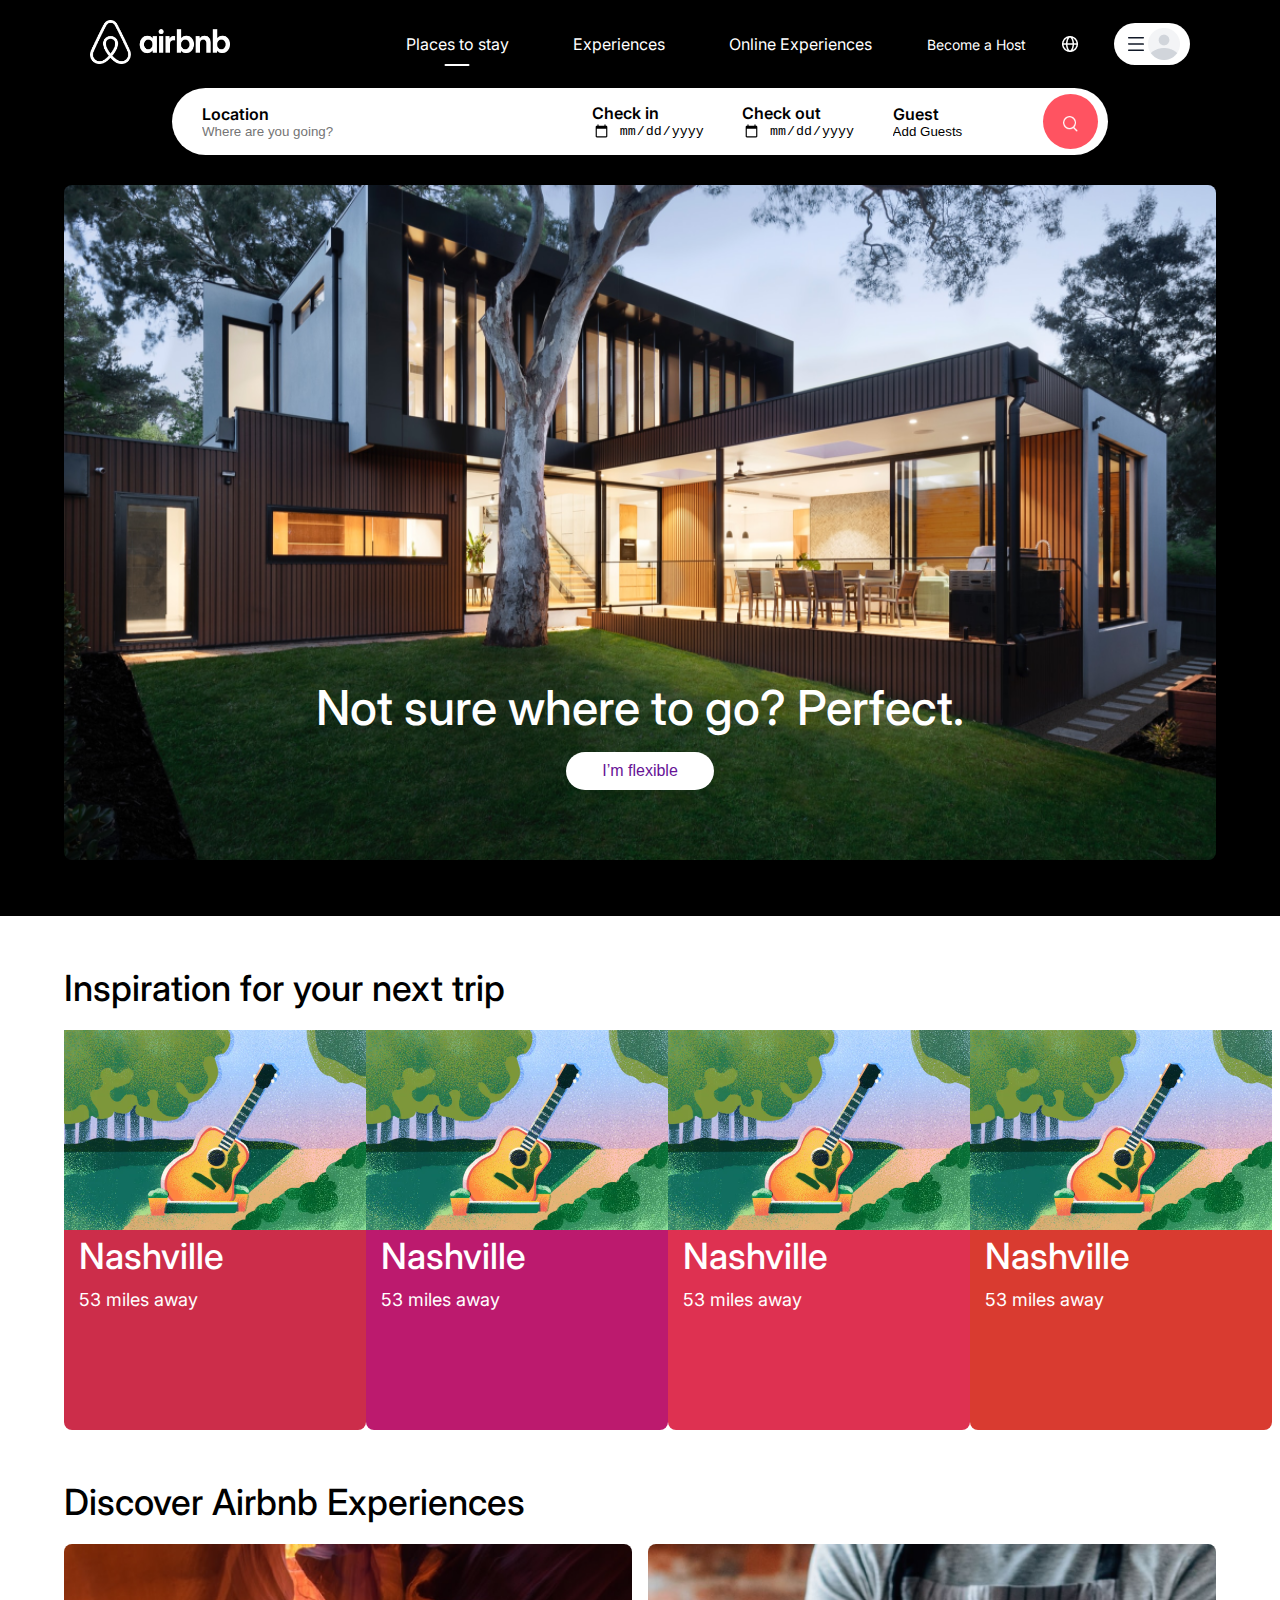
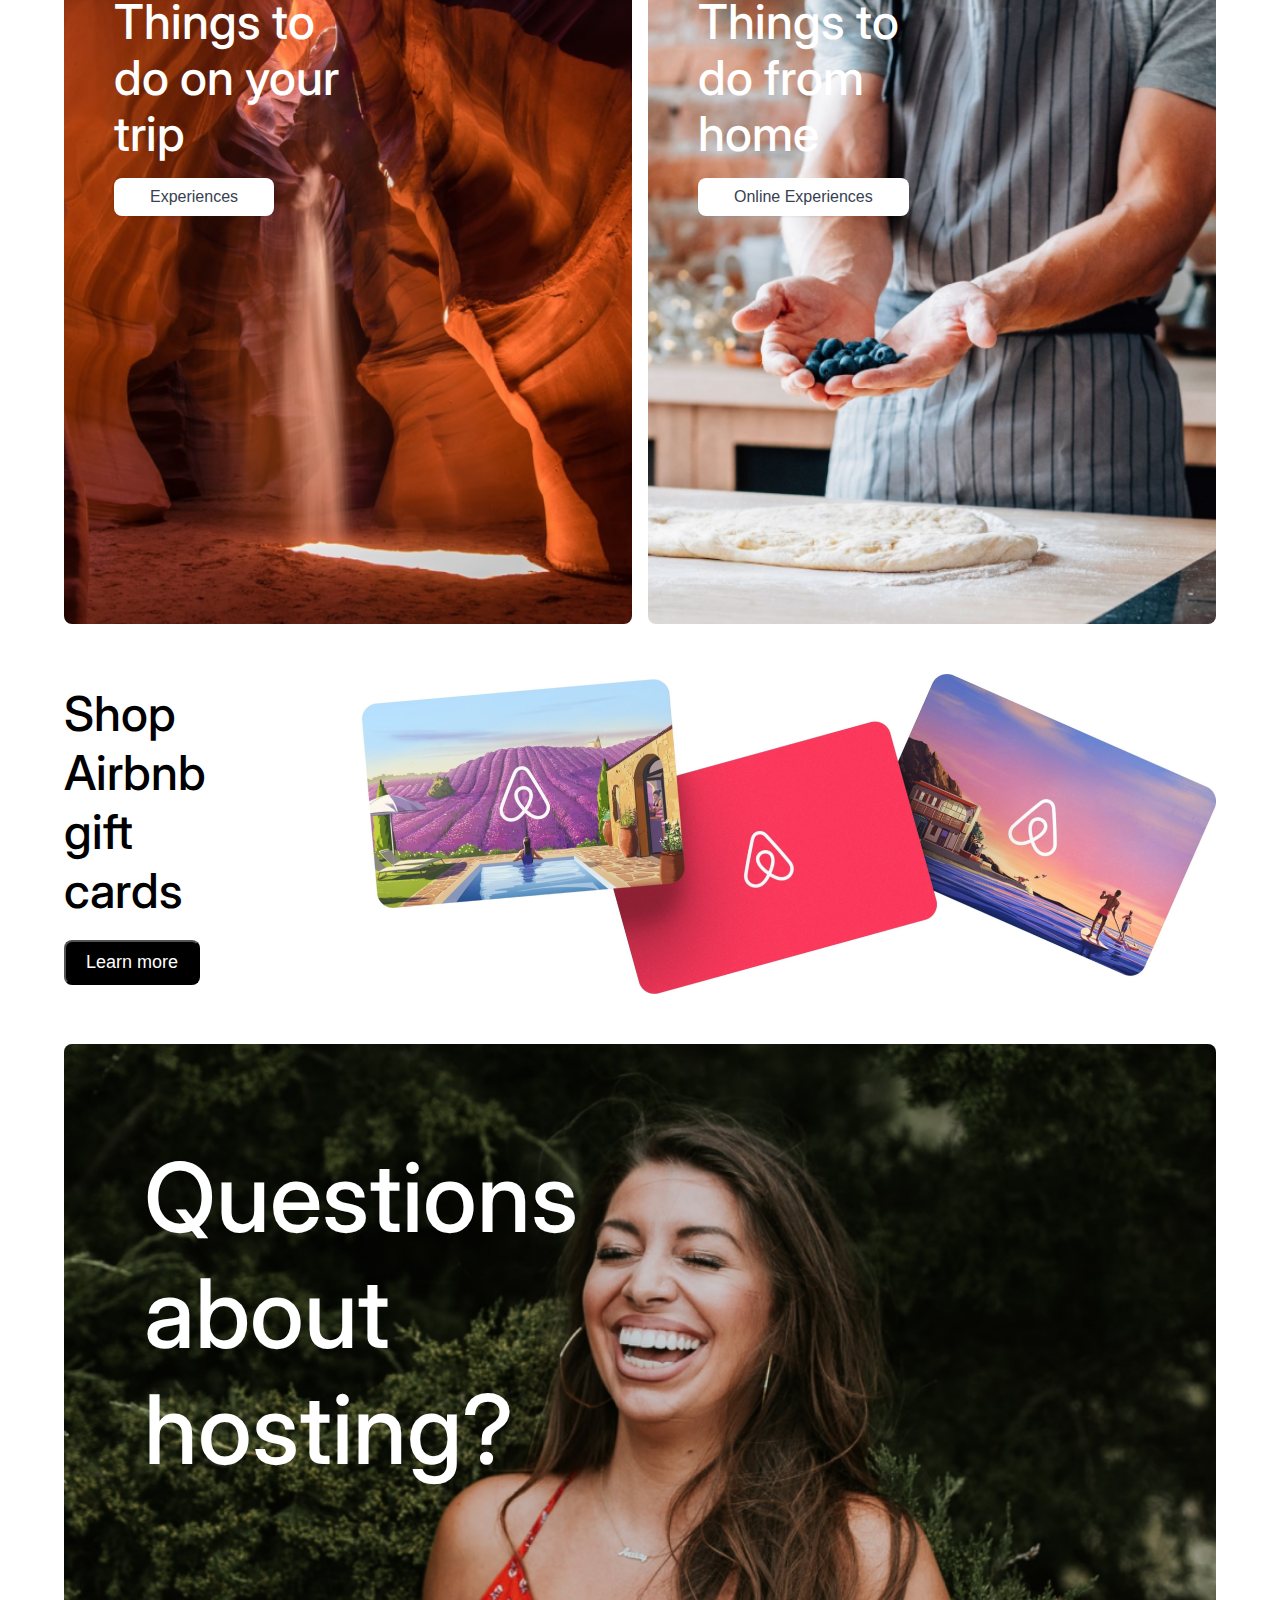
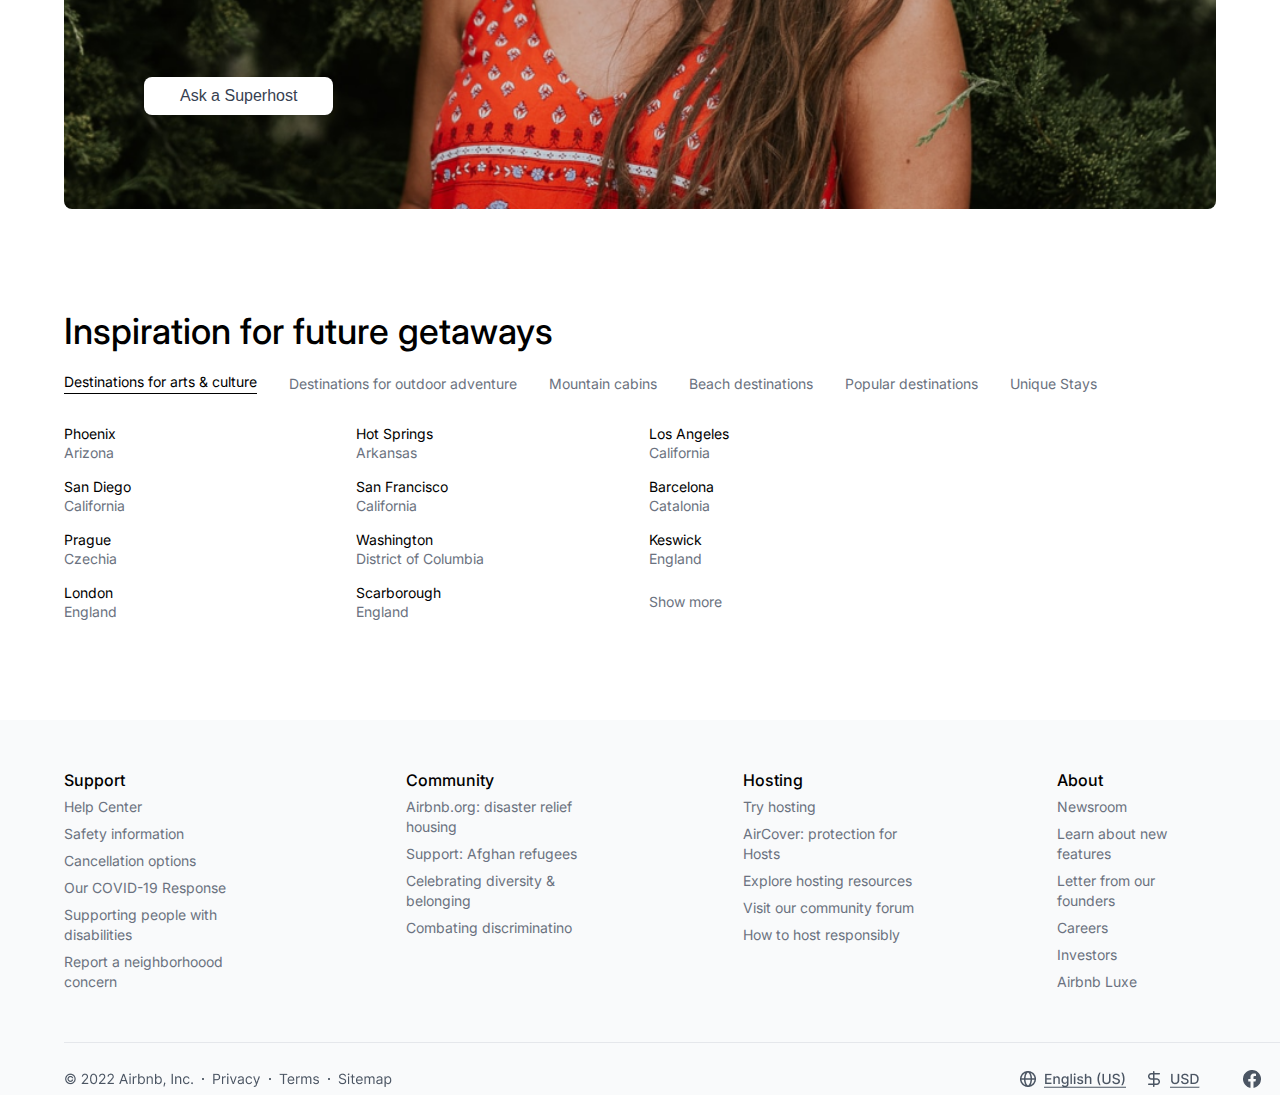
<file: index.html>
<!DOCTYPE html>
<html lang="en">
<head>
    <meta charset="UTF-8">
    <meta name="viewport" content="width=device-width, initial-scale=1.0">
    <title>Airbnb Clone</title>
    <link rel="stylesheet" href="style.css">
</head>
<body>
    <header>
        <nav id="navBar">
            <a href="index.html">
                <img src="images/Vector.png" class="logo">
            </a>
              <ul class="nav-links">
                  <li><a href="#" class="active">Places to stay</a></li>
                  <li><a href="#">Experiences</a></li>
                  <li><a href="listing.html">Online Experiences</a></li>
              </ul>
              <div class="right-nav">
                <a href="#" class="host">Become a Host</a>
                <img src="images/globe.png" alt="" srcset="">
                <div class="profile">
                  <img src="images/menu (1).png" alt="" srcset="">
                  <img src="images/Avatar Base.png" alt="" srcset="">
                </div>
              </div>
          </nav>
    </header>
    <main>
        <!-- Search bar, listings, and map will go here -->
        <div class="container1">
            <div class="search-bar">
                <form>
                    <div class="location-input">
                        <label>Location</label>
                        <input type="text" id="searchInput" placeholder="Where are you going?">
                    </div>
                    <div>
                      <label>Check in</label>
                      <input type="date" id="checkinDate" placeholder="Add Date">
                  </div>
                  <div>
                      <label>Check out</label>
                      <input type="date" id="checkoutDate" placeholder="Add Date">
                  </div>
                  <div>
                    <div id="guestDropdown" class="hidden">
                        <div>
                            <span>Adults:</span>
                            <button type="button" onclick="decrementGuest(event, 'adultCount')">-</button>
                            <span id="adultCount">0</span>
                            <button type="button" onclick="incrementGuest(event, 'adultCount')">+</button>

                        </div>
                        <div>
                            <span>Children:</span>
                            <button type="button" onclick="decrementGuest(event,'childrenCount')">-</button>
                            <span id="childrenCount">0</span>
                            <button type="button" onclick="incrementGuest(event, 'childrenCount')">+</button>
                        </div>
                        <div>
                            
                            <span>Infants:</span>
                            <button type="button" onclick="decrementGuest(event,'infantCount')">-</button>
                            <span id="infantCount">0</span>
                            <button type="button" onclick="incrementGuest(event, 'infantCount')">+</button>

                        </div>
                        <div>
                            <span>Pets:</span>
                            <button type="button" onclick="decrementGuest(event,'petCount')">-</button>
                            <span id="petCount">0</span>
                            <button type="button" onclick="incrementGuest(event, 'petCount')">+</button>

                        </div>
                    </div>
                      <label>Guest</label>
                      <input type="text" id="guestSelector" onclick="toggleGuestDropdown()" readonly value="Add Guests"/>
                  </div>

                  <button id="searchButton" type="submit"><img src="images/search.png"></button>
                </form>
            </div>
            <div class="big-card">
              <h2>Not sure where to go? Perfect.</h2>
              <button>I’m flexible</button>
            </div>
        </div>
        <section class="inspiration">
            <h1>Inspiration for your next trip</h1>
            <div class="inspiration-card-container">
                <div id="inspiration-card">
                    <img src="images/Rectangle 1.png" alt="">
                    <p>Nashville</p>
                    <p>53 miles away</p>
                </div>
                <div id="inspiration-card">
                    <img src="images/Rectangle 1.png" alt="">
                    <p>Nashville</p>
                    <p>53 miles away</p>
                </div>
                <div id="inspiration-card">
                    <img src="images/Rectangle 1.png" alt="">
                    <p>Nashville</p>
                    <p>53 miles away</p>
                </div>
                <div id="inspiration-card">
                    <img src="images/Rectangle 1.png" alt="">
                    <p>Nashville</p>
                    <p>53 miles away</p>
                </div>
            </div>
            
        </section>
        <section class="discover">
           <h1>Discover Airbnb Experiences</h1>
           <div class="inside-discover">
            <div class="discover-card">
                <p>Things to do
                    on your trip</p>
                    <button>Experiences</button>
            </div>
            <div class="discover-card">
                <p>Things to do
                    from home</p>
                    <button>Online Experiences</button>
            </div>
           </div>
        </section>
        <section class="gift-card">
            <div class="gift-text">
                 <p>Shop Airbnb
                    gift cards</p>
                    <button>Learn more</button>
            </div>
            <img src="images/Gift Cards.png" alt="">

        </section>
        <section class="question-host">
          <h1>Questions
            about
            hosting?</h1>
            <button>Ask a Superhost</button>
        </section>
        <section class="future-gateways">
           <h1>Inspiration for future getaways</h1>
           <ul class="future-destination">
              <li>Destinations for arts & culture</li>
              <li>Destinations for outdoor adventure</li>
              <li>Mountain cabins</li>
              <li>Beach destinations</li>
              <li>Popular destinations</li>
              <li>Unique Stays</li>
           </ul>
           <div class="future-location-container">
            <div class="future-location">
                <p>Phoenix</p>
                <p>Arizona</p>
             </div>
             <div class="future-location">
                <p>Hot Springs</p>
                <p>Arkansas</p>
             </div>
             <div class="future-location">
                <p>Los Angeles</p>
                <p>California</p>
             </div>
             <div class="future-location">
                <p>San Diego</p>
                <p>California</p>
             </div>
             <div class="future-location">
                <p>San Francisco</p>
                <p>California</p>
             </div>
             <div class="future-location">
                <p>Barcelona</p>
                <p>Catalonia</p>
             </div>
             <div class="future-location">
                <p>Prague</p>
                <p>Czechia</p>
             </div>
             <div class="future-location">
                <p>Washington</p>
                <p>District of Columbia</p>
             </div>
             <div class="future-location">
                <p>Keswick</p>
                <p>England</p>
             </div>
             <div class="future-location">
                <p>London</p>
                <p>England</p>
             </div>
             <div class="future-location">
                <p>Scarborough</p>
                <p>England</p>
             </div>
             <div class="future-location">
                <p>Show more</p>
             </div>
           </div>

        </section>
       
    </main>
    <footer>
        <div class="footer-div">
            <ul>
                <p>Support</p>
                <li>Help Center</li>
                <li>Safety information</li>
                <li>Cancellation options</li>
                <li>Our COVID-19 Response</li>
                <li>Supporting people with disabilities</li>
                <li>Report a neighborhoood concern</li>
            </ul>
            <ul>
                <p>Community</p>
                <li>Airbnb.org: disaster relief housing</li>
                <li>Support: Afghan refugees</li>
                <li>Celebrating diversity & belonging</li>
                <li>Combating discriminatino</li>
            </ul>
            <ul>
                <p>Hosting</p>
                <li>Try hosting</li>
                <li>AirCover: protection for Hosts</li>
                <li>Explore hosting resources</li>
                <li>Visit our community forum</li>
                <li>How to host responsibly</li>
            </ul>
            <ul>
                <p>About</p>
                <li>Newsroom</li>
                <li>Learn about new features</li>
                <li>Letter from our founders</li>
                <li>Careers</li>
                <li>Investors</li>
                <li>Airbnb Luxe</li>
            </ul>
        </div>
        <div class="sponser">
            <img src="images/Kicker.png" alt="">
            
        </div>
        
    </footer>
    <script src="script.js"></script>
    
</body>
</html>
</file>
<file: style.css>
@import url('https://fonts.googleapis.com/css2?family=Inter:wght@100;200;300;400;500;600;700;800;900&display=swap');
*{
    margin: 0;
    padding: 0;
    
}
body{
    font-family: 'Inter', sans-serif;
}
header{

    width: 100%;
    background-color: black;
    background-size: cover;
    background-position: center;
    position: sticky;
    top: 0;
    z-index: 25;
}
nav{
    display: flex;
    align-items: center;
    justify-content: space-between;
    padding: 20px 7%;
}
.logo{
    width: 140px;
    cursor: pointer;
}
.nav-links li{
    list-style: none;
    display: inline-block;
    margin: 10px 30px;
}
.active{
    position: relative;
}
.active::after {
    content: '';
    background: #fff;
    width: 25px;
    height: 2px;
    position: absolute;
    left: 50%;
    transform: translateX(-50%);
    bottom: -12px;
    border-radius: 2px;
}

.nav-links li a{
    font-size: 16px;
    text-decoration: none;
    color: #fff;
}
.right-nav{
    display: flex;
    align-items: center;
    gap: 2em;
}
.nav-links{
    margin-left: 120px;
}
.host{
    color: #fff;
    text-decoration: none;
    font-size: 14px;
}
.profile{
    background-color: white;
    padding: 5px 10px;
    border-radius: 30px;
    display: flex;
    align-items: center;
    gap: 0/3em;
}
main{
    width: 100%;
    
}
.container1{
    background-color: black;
    width: 100%;
    min-height: 92vh;
}
.search-bar{
    background: #fff;
    width: 70%;
    margin: auto;
    padding: 6px 10px 6px 30px;
    border-radius: 50px;
}
.search-bar form{
    display: flex;
    align-items: center;
    flex-wrap: wrap;
    column-gap: 1em;
   
}
.search-bar form div{
    width: 15%;
}
.search-bar form input{
    display: block;
    border: 0;
    width: 100%;
    outline: none;
    background: transparent;
}
input[type="date"]::-webkit-calendar-picker-indicator {
    color: rgba(0, 0, 0, 0);
    opacity: 1;
    display: block;
    background-repeat:  no-repeat;
    width: 15px;
    height: 15px;
    border-width: thin
}
input[type="date"]::-webkit-calendar-picker-indicator {
    position: absolute;
    
}
input::-webkit-datetime-edit-fields-wrapper {
    position: relative;
    left: 20%;
}
.hidden {
    display: none;
}

#guestDropdown {
    background-color: white;
    padding: 10px;
    position: absolute;
    top: 190px;
}
#guestDropdown>div{
    display: flex;
    align-items: center;
    width: 100%;
    column-gap: 0.3em;
}

button[type=button]{
    background: #ff5361;
    width: 25px;
    height: 25px;
    border-radius: 50%;
    border: 0;
    outline: none;
    cursor: pointer;
}
.search-bar form #searchButton{
    background: #ff5361;
    width: 55px;
    height: 55px;
    border-radius: 50%;
    border: 0;
    outline: none;
    cursor: pointer;
}
.search-bar form button img{
    width: 15px;
    margin-top: 7px;
}
.location-input{
    flex: 1;
}
.search-bar form label{
    font-weight: 600;
}
.big-card{
    background-image: url(images/Big-Card.png);
    width: 90%;
    margin: 30px auto;
    height: 75vh;
    border-radius: 8px;
    background-repeat: no-repeat;
    background-position: center;
    background-size: cover;
    display: flex;
    flex-direction: column;
    align-items: center;
    justify-content: end;
    gap: 1em;
}

.big-card>h2{
    color: #fff;
    line-height: 56px;
    font-size: 48px;
    font-weight: 500;

}
.big-card>button{
    background-color: white;
    border-radius: 20px;
    color: #671296;
    margin-bottom: 70px;
    box-shadow: 0px 1px 2px 0px #1F293714;
    border: none;
    padding: 10px 36px;
    font-size: 16px;
}
#inspiration-card{
    
    width: 302px;
    min-height: 400px;
    border-radius: 8px;
    color: white;

}
#inspiration-card>p{
    margin-left: 15px;
    font-size: 36px;
    font-weight: 500;
    line-height: 44px;
   
}
#inspiration-card>p:last-child{
font-size: 18px;
font-weight: 400;
}
.inspiration{
    width: 90%;
    margin: 50px auto;
    
}
#inspiration-card:nth-child(1){
    background-color: #CC2D4A;
}
#inspiration-card:nth-child(2)
{
    background-color: #BC1A6E;
}
#inspiration-card:nth-child(3){
    background-color: #DE3151;
}
#inspiration-card:last-child{
    background-color: #D93B30;
}

.inspiration-card-container{
    display: flex;
    align-items: center;
    justify-content: space-between;
}
.inspiration>h1{
    font-size: 36px;
    font-weight: 500;
    text-align: left;
    margin-bottom: 20px;
}

.discover{
    width: 90%;
    margin: 50px auto;
}
.discover>h1{
    font-size: 36px;
    font-weight: 500;
    text-align: left;
    margin-bottom: 20px;
}
.inside-discover{
    display: flex;
    align-items: center;
    justify-content: space-between;
    gap: 1em;
}
.discover-card{
    background-repeat: no-repeat;
    background-position: center;
    background-size: cover;
    width: 50%;
    height: 70vh;
    display: flex;
    flex-direction: column;
    align-items: baseline;
    border-radius: 8px;
   padding-top: 50px;
   padding-left: 50px;
   gap: 1em;
   
}
.discover-card:nth-child(1){
    background-image: url(images/unsplash_qvO4yjZo-Mc.png);


}
.discover-card:last-child{
   background-image: url(images/unsplash_JYTWsPsIDcY.png);

}
.discover-card>p{
    color: #fff;
    line-height: 56px;
    font-size: 48px;
    font-weight: 500;
    display: flex;
    width: 50%;

}
.discover-card>button{
    background-color: white;
    border-radius: 8px;
    color: #374151;
    box-shadow: 0px 1px 2px 0px #1F293714;
    border: none;
    padding: 10px 36px;
    font-size: 16px;
    
}
.gift-card{
    display: flex;
    align-items: center;
    justify-content: space-between;
    width: 90%;
    margin: 50px auto;
}
.gift-text>p{
    font-size: 48px;
    font-weight: 500;
    text-align: left;
    margin-bottom: 20px;
    display: flex;
    flex-wrap: wrap;
    width: 58%;

}
.gift-text>button{
    background-color: black;
    color: white;
    font-size: 18px;
    font-weight: 500;
    padding: 10px 20px;
    border-radius: 8px;
}
.question-host{
    width: 90%;
    margin: 50px auto;
    background-image: url(images/unsplash_SV3e7hGlVnc.png);
    height: 85vh;
    border-radius: 8px;
    background-repeat: no-repeat;
    background-position: center;
    background-size: cover;
    display: flex;
    flex-direction: column;
    align-items: baseline;
    justify-content: space-around;
}
.question-host>button{
    background-color: white;
    border-radius: 8px;
    color: #374151;
    box-shadow: 0px 1px 2px 0px #1F293714;
    border: none;
    padding: 10px 36px;
    font-size: 16px;
}
.question-host>h1{
    font-size: 96px;
    color: white;
    font-weight: 500;
    width: 50%;margin-left: 80px;
}
.future-gateways{
    width: 90%;
    margin: 100px auto;
    
}
.future-gateways>h1{
    font-size: 36px;
    font-weight: 500;
    text-align: left;
    margin-bottom: 20px;
}
.future-location-container{
    display: flex;
    flex-wrap: wrap;
    align-items: center;
    gap: 1em;
}
.future-location{
    width: 24%;
    
}
.future-location>p:nth-child(1){
   font-size: 14px;
   font-weight: 400;
   line-height: 20px;
}
.future-location>p:last-child{
    color: #6B7280;
    font-size: 14px;
    font-weight: 400;
}
.future-destination{
    list-style: none;
    display: flex;
    align-items: center;
    margin-bottom: 30px;
    column-gap: 2em;
}
.future-destination>li{
    font-size: 14px;
    font-weight: 400;
    color: #6B7280;

}
.future-destination>li:first-child{
    color: black;
    border-bottom: 1px solid black;
    height: 20px;

}
footer{
    width: 100%;
    background-color: #F9FAFB;
    margin-top: 100px;
}
.footer-div{
    width: 90%;
    margin:auto;
    padding: 50px 0;
    display: flex;
    align-items:baseline;
    gap: 8em;
}
.footer-div>ul{
 list-style: none;
 font-size: 14px;
 font-weight: 400;
 color: #6B7280;
 display: grid;
 gap: 0.5em;
}
.footer-div>ul li{
    line-height: 20px;

}
.footer-div>ul p{
    color: black;
    font-weight: 500;
    line-height: 20px;
    font-size: 16px;
}
.sponser{
    width: 90%;
    margin: auto;
}
</file>
